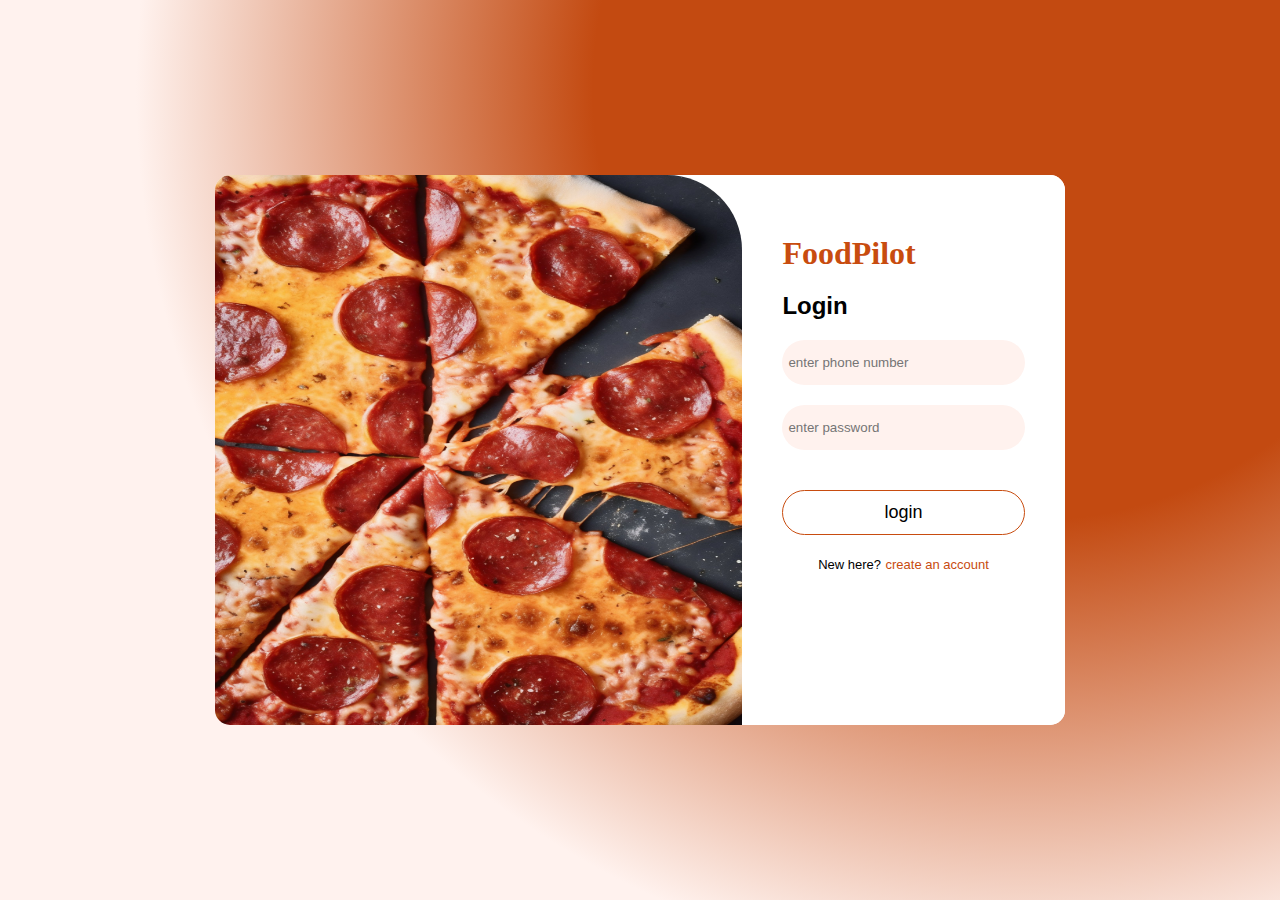
<file: index.html>
<!DOCTYPE html>
<html lang="en">
<head>
    <meta charset="UTF-8">
    <meta name="viewport" content="width=device-width, initial-scale=1.0">
    <link rel="stylesheet" href="./login.css">
    <title>Document</title>
</head>
<body>
    <div class="wrapper">
        <img src="./pizza.jpg" alt="">
        <div class="wrapper-login">
            <div class="inner-wrapp">
                <h1>FoodPilot</h1>
                <h2>Login</h2>
                <input type="text" id="login"      placeholder="enter phone number">
                <input type="password" id="pass"   placeholder="enter password">
                <button id="btn_login">login</button>
                <div id="sign">
                    <span>New here?</span>
                    <a href="./signup">create an account</a>        
                </div>
            </div>
        </div>
    </div>
    <div id="message">

    </div>
    <script src="./login.js"></script>
</body>
</html>
</file>
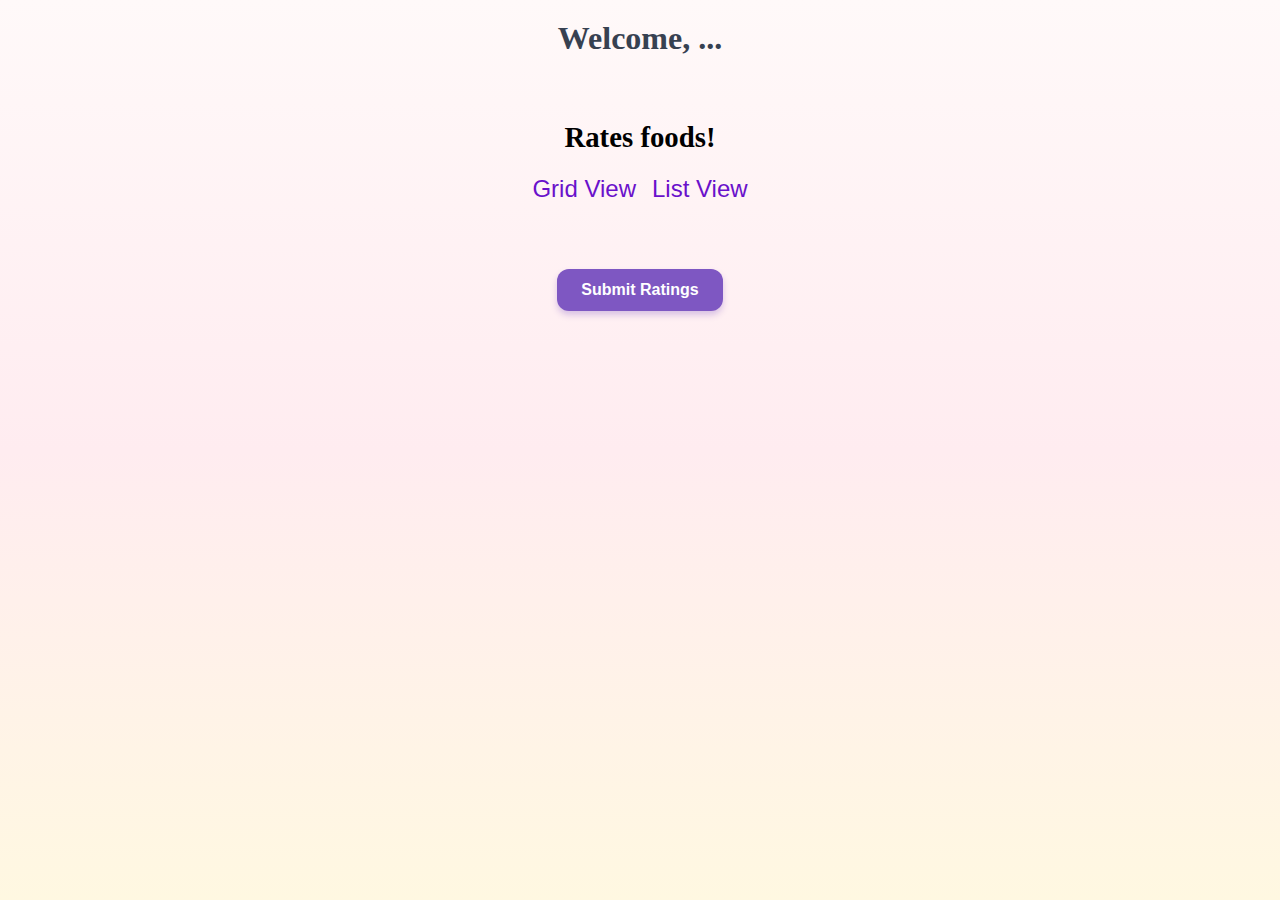
<file: mainpage.html>
<!DOCTYPE html>
<html lang="en">
<head>
  <meta charset="UTF-8">
  <title>Food Rating</title>
  <style>
    body {
      font-family: "Vazir";
      background: linear-gradient(to bottom, #fff9f9, #ffecf0, #fff8e1);
      margin: 0;
      padding: 0;
      display: flex;
      flex-direction: column;
      align-items: center;
      min-height: 100vh;
    }

    h1 {
      margin: 20px 0;
      font-size: 2rem;
      color: #374151;
    }

    .view-toggle {
      margin-bottom: 20px;
    }

    .view-toggle button {
      background: none;
      border: none;
      font-size: 1.5rem;
      cursor: pointer;
      color: #6a11cb;
      transition: color 0.3s ease;
    }

    .view-toggle button:hover {
      color: #2575fc;
    }

    .results-food {
      padding: 20px;
      text-align: center;
    }

    .results-section {
      padding: 20px;
      text-align: center;
    }

    #results-title {
      font-size: 1.8rem;
      margin-bottom: 20px;
    }

    .grid-view {
      display: grid;
      grid-template-columns: repeat(auto-fill, minmax(250px, 1fr));
      gap: 25px;
      width: 100%;
      max-width: 1200px;
    }
    
    .food-card {
      background: white;
      border-radius: 16px;
      padding: 20px;
      margin: 12px 0;
      box-shadow: 0 4px 8px rgba(0,0,0,0.1);
    }

    .food-card:hover {
      transform: scale(1.05);
      transition: 0.3s;
    }

    .food-name {
      font-weight: bold;
      color: #444;
      margin-bottom: 10px;
    }
    .rating-value {
      font-size: 0.9rem;
      margin-top: 6px;
      color: #555;
    }

    .submit-btn {
      margin: 25px;
      padding: 12px 24px;
      font-size: 1rem;
      font-weight: bold;
      border: none;
      border-radius: 12px;
      color: white;
      cursor: pointer;
      background: #7e57c2;
      box-shadow: 0 4px 6px rgba(126, 87, 194, 0.3);
      transition: background 0.3s, transform 0.2s;
    }
    .submit-btn:hover {
      background: #6a1b9a;
      transform: translateY(-2px);
    }

    .list-view {
      display: flex;
      flex-direction: column;
      gap: 20px;
    }
  
    .list-view .food-card {
      padding: 15px;
      gap: 20px;
    }
    

  </style>
</head>
<body>

  <h1 id="username">Welcome, ...</h1>

  <section class="results-section">
    <h2 id="results-title">Rates foods!</h2>
    <div class="view-toggle">
      <button id="grid-view">Grid View</button>
      <button id="list-view">List View</button>
    </div>
    <div id="foods-container" class="grid-view">
      <!-- Product Cards will be dynamically inserted here -->
    </div>
  </section>
  
  <button class="submit-btn" onclick="submitRatings()">Submit Ratings</button>
  
  <script>
    
    const gridViewButton = document.getElementById("grid-view");
    const listViewButton = document.getElementById("list-view");
    const resultsContainer = document.getElementById("foods-container");
    let token = localStorage.getItem("token")
    
    token = JSON.parse(token)
    
    
    const samadToken = decodeJWT(token)['payload']['token']
    const userName = decodeJWT(samadToken)['payload']['first_name'] + " " + decodeJWT(samadToken)['payload']['last_name']
    
    let ratings = {};
    document.getElementById("username").innerText = "Welcome " + userName;

    function decodeJWT(token) {
    try {
        const base64Url = token.split('.')[1];
        const base64 = base64Url.replace(/-/g, '+').replace(/_/g, '/');
        
        const jsonPayload = decodeURIComponent(
            atob(base64)
            .split('')
                .map(function(c) {
                    return '%' + ('00' + c.charCodeAt(0).toString(16)).slice(-2);
                })
                .join('')
        );
        
        return {
            header: JSON.parse(atob(token.split('.')[0].replace(/-/g, '+').replace(/_/g, '/'))),
            payload: JSON.parse(jsonPayload)
        };
        
    } catch (error) {
        console.error('Error decoding JWT:', error);
        return null;
    }
  }

    async function fetchData() {
      try {

        const foodRes = await fetch("https://foodpilot-test.liara.run/user/rates", {
          headers: {"Authorization": "Bearer " + token}
        });

        const response = await foodRes.json();

        if (foodRes.status === 200) {
          
			for (const food of Object.keys(response.rates)) {
  
				const card = document.createElement("div");
				card.className = "food-card";
	
				const title = document.createElement("div");
				title.className = "food-name";
				title.innerText = food;
	
				const slider = document.createElement("input");
				slider.type = "range";
				slider.min = 1;
				slider.max = 100;
				slider.value = response.rates[food];
				slider.step = 1;
				slider.oninput = () => {
				ratings[food] = parseInt(slider.value);
				valueDisplay.innerText = "Rating: " + slider.value;
				};
	
				const valueDisplay = document.createElement("div");
				valueDisplay.className = "rating-value";
				valueDisplay.innerText = "Rating: " + response.rates[food];
	
				card.appendChild(title);
				card.appendChild(slider);
				card.appendChild(valueDisplay);
	
				resultsContainer.appendChild(card);
        // console.log(ratings)
          	};
        }

        else if(foodRes.status === 500 && response["error"] == "there is no rate in database"){
          
          try{

              const resp = await fetch("https://foodpilot-test.liara.run/food/list", {
                headers: {"Authorization": "Bearer " + token}
              })
              const result = await resp.json()
            
              result.foods.forEach(food => {

              ratings[food["Name"]] = 1

              const card = document.createElement("div");
              card.className = "food-card";
    
              const title = document.createElement("div");
              title.className = "food-name";
              title.innerText = food["Name"];
    
              const slider = document.createElement("input");
              slider.type = "range";
              slider.min = 1;
              slider.max = 100;
              slider.value = 1;
              slider.step = 1;
              slider.oninput = () => {
                ratings[food["Name"]] = parseInt(slider.value);
                valueDisplay.innerText = "Rating: " + slider.value;
              };
    
              const valueDisplay = document.createElement("div");
              valueDisplay.className = "rating-value";
              valueDisplay.innerText = "Rating: 1";
    
              card.appendChild(title);
              card.appendChild(slider);
              card.appendChild(valueDisplay);
    
              resultsContainer.appendChild(card);
            });

          }
          
          catch(err){
            console.log(err)
          }

        }

      } catch (err) {
        console.error("Error fetching data:", err);
      }
    }

    // Submit ratings to backend
    async function submitRatings() {
      const payload = { foods: ratings };
      console.log("Sending:", payload);

      try {
        const res = await fetch("https://foodpilot-test.liara.run/food/rate", {
          method: "POST",
          headers: { "Authorization": "Bearer " + token},
          body: JSON.stringify(payload),
        });
        if (res.ok) {
          alert("Ratings submitted successfully!");
        } else {
          alert("Failed to submit ratings");
        }
      } catch (err) {
        console.error("Error submitting:", err);
      }
    }

    fetchData();

    gridViewButton.addEventListener("click", () => {
      resultsContainer.classList.remove("list-view");
      resultsContainer.classList.add("grid-view");
    });

    listViewButton.addEventListener("click", () => {
      resultsContainer.classList.remove("grid-view");
      resultsContainer.classList.add("list-view");
    });
  </script>

</body>
</html>
</file>
<file: login.css>
*{
    padding: 0;
    margin: 0;
    box-sizing: border-box;
    font-family: 'Lucida Sans', 'Lucida Sans Regular', 'Lucida Grande', 'Lucida Sans Unicode', Geneva, Verdana, sans-serif;
}

body
{   
    position: relative;
    display: flex;
    align-items: center;
    justify-content: center;
    height: 100vh;
    background: radial-gradient(
          circle at 80% 10%, 
          #c34a11 0%, 
          #c34a11 33%, 
          #fff2ee 68%, 
          #fff2ee 100%
        );
    /* background-color: #0b0c0c; */
    /* background-color: white; */
}

.wrapper
{
    width: 98%;
    max-width: 850px;
    min-height: 550px;
    height: 550px;
    display: flex;
    align-items: center;
    background-color: white;
    border-radius: 15px;
}

.wrapper > img
{
    width: 62%;
    max-width: 100%;
    height: 100%;
    border-top-right-radius: 75px;
    border-top-left-radius: 15px;
    border-bottom-left-radius: 15px;
    /* border-bottom-right-radius: 75px; */
}

.wrapper-login
{
    width: 38%;
    height: 100%;
    background-color: #ffffff;
    padding-top: 60px;
    border-top-right-radius: 15px;
    border-bottom-right-radius: 15px;
}

@media (max-width: 768px) {
    .wrapper {
        flex-direction: column;
        height: auto;
    }
    
    
    .wrapper > img {
        width: 100%;
        height: auto;
        border-radius: 15px;
    }

    .wrapper-login {
        width: 100%;
        height: auto;
        padding-top: 20px;
        border-radius: 15px;
    }
    
}

.inner-wrapp
{
    width: 75%;
    margin: 0 auto;
}

.inner-wrapp > h1
{   
    font-family: "Magic Dreams";
    /* color: #5e5e5e; */
    color: #c84c0f;
    margin-bottom: 20px;
}

.inner-wrapp  > input::placeholder
{
    font-weight: 100;
    color: #757575;
}

.inner-wrapp > input
{   
    display: block;
    margin: 20px 0;
    width: 100%;
    height: 45px;
    outline: none;
    background-color: #fff2ee;
    /* border: 2px solid rgba(225, 225, 225, 0.8); */
    border: none;
    border-radius: 25px;
    padding-left: 6px;
}



#btn_login
{   

    display: block;
    width: 100%;
    height: 30px;
    border-radius: 25px;
    outline: none;
    background-color: transparent;
    border: 1px solid #c84c0f;
    margin: 0 auto;
    margin-top: 40px;
    height: 45px;
    font-size: 18px;
    cursor: pointer;
}

#btn_login:hover
{
    background-color: #c84c0f;
    transition: 300ms;
    transform: scale(1.05);
    color: #EEEEEE;
}

#sign
{   
    margin-top: 20px;
    text-align: center;
}

#sign > span
{
    font-size: 13px;
}

#sign > a
{
    font-size: 13px;
    text-decoration: none;
    color: #c84c0f;
}


#message
{
    position: absolute;
    right: 10px;
    top: 10px;
    height: 40px;
    width: 250px;
    text-align: center;
    padding-top: 8px;
    border-radius: 10px;
}
</file>
